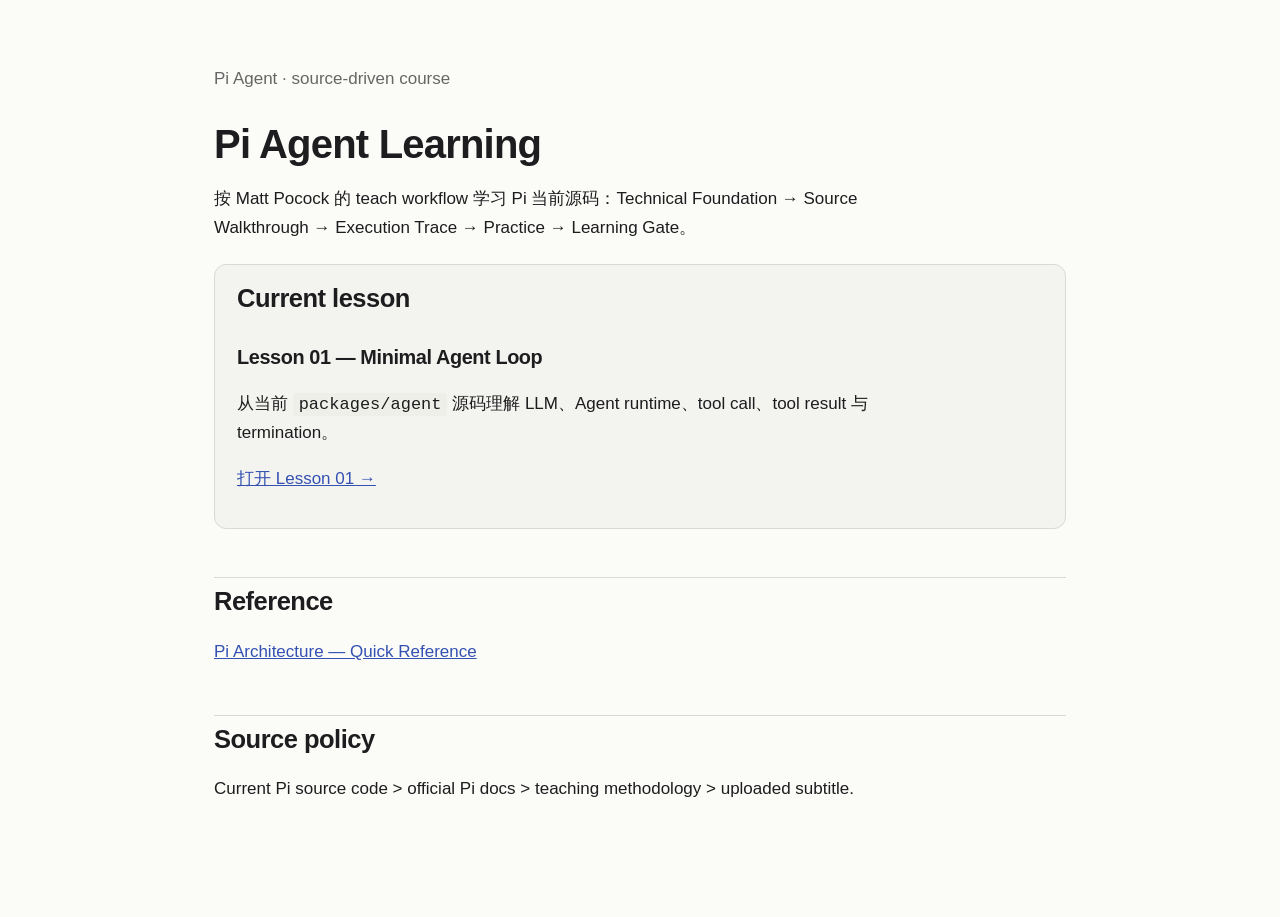
<file: index.html>
<!doctype html>
<html lang="zh-CN">
<head>
  <meta charset="utf-8">
  <meta name="viewport" content="width=device-width, initial-scale=1">
  <title>Pi Agent Learning</title>
  <link rel="stylesheet" href="./assets/styles.css">
</head>
<body>
  <p class="muted">Pi Agent · source-driven course</p>
  <h1>Pi Agent Learning</h1>
  <p>按 Matt Pocock 的 teach workflow 学习 Pi 当前源码：Technical Foundation → Source Walkthrough → Execution Trace → Practice → Learning Gate。</p>

  <div class="card">
    <h2 style="border:0;margin-top:0;padding-top:0">Current lesson</h2>
    <h3>Lesson 01 — Minimal Agent Loop</h3>
    <p>从当前 <code>packages/agent</code> 源码理解 LLM、Agent runtime、tool call、tool result 与 termination。</p>
    <p><a href="./lessons/0001-minimal-agent-loop.html">打开 Lesson 01 →</a></p>
  </div>

  <h2>Reference</h2>
  <p><a href="./reference/pi-architecture.html">Pi Architecture — Quick Reference</a></p>

  <h2>Source policy</h2>
  <p>Current Pi source code &gt; official Pi docs &gt; teaching methodology &gt; uploaded subtitle.</p>
</body>
</html>
</file>
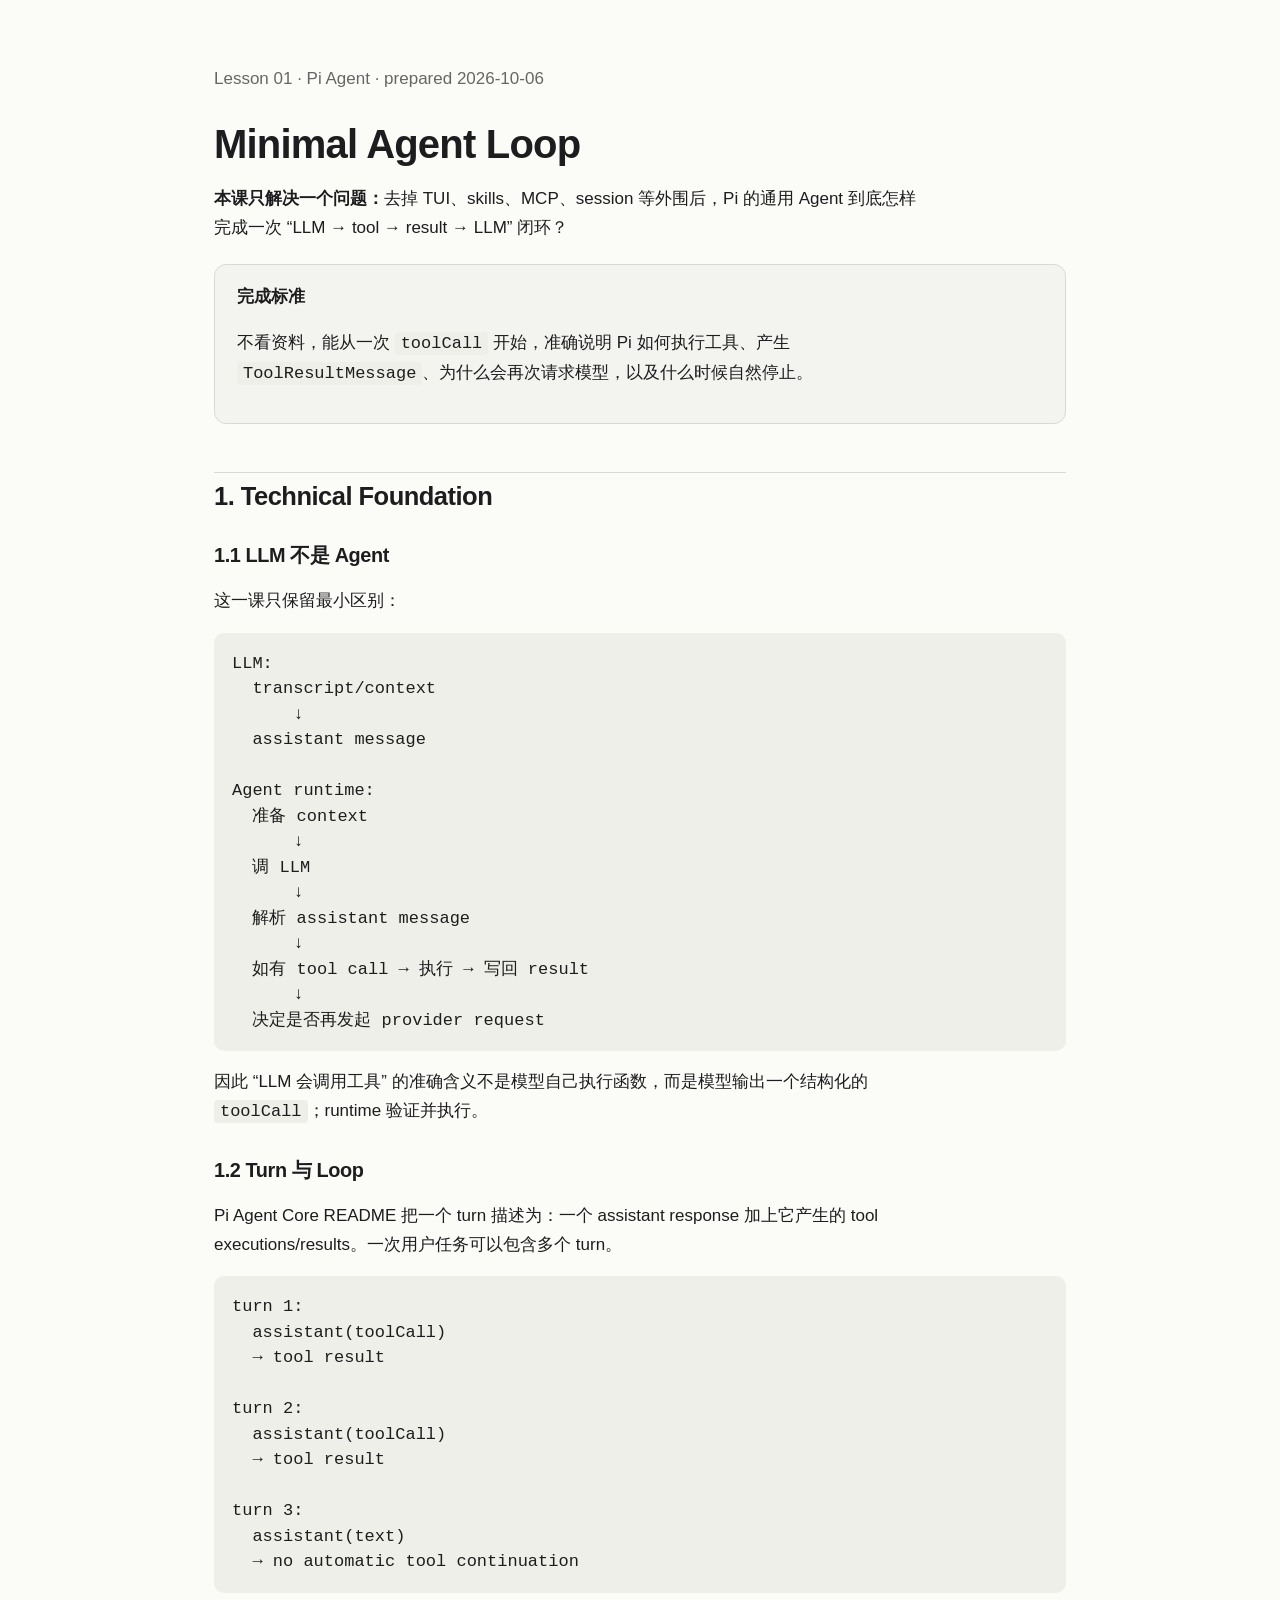
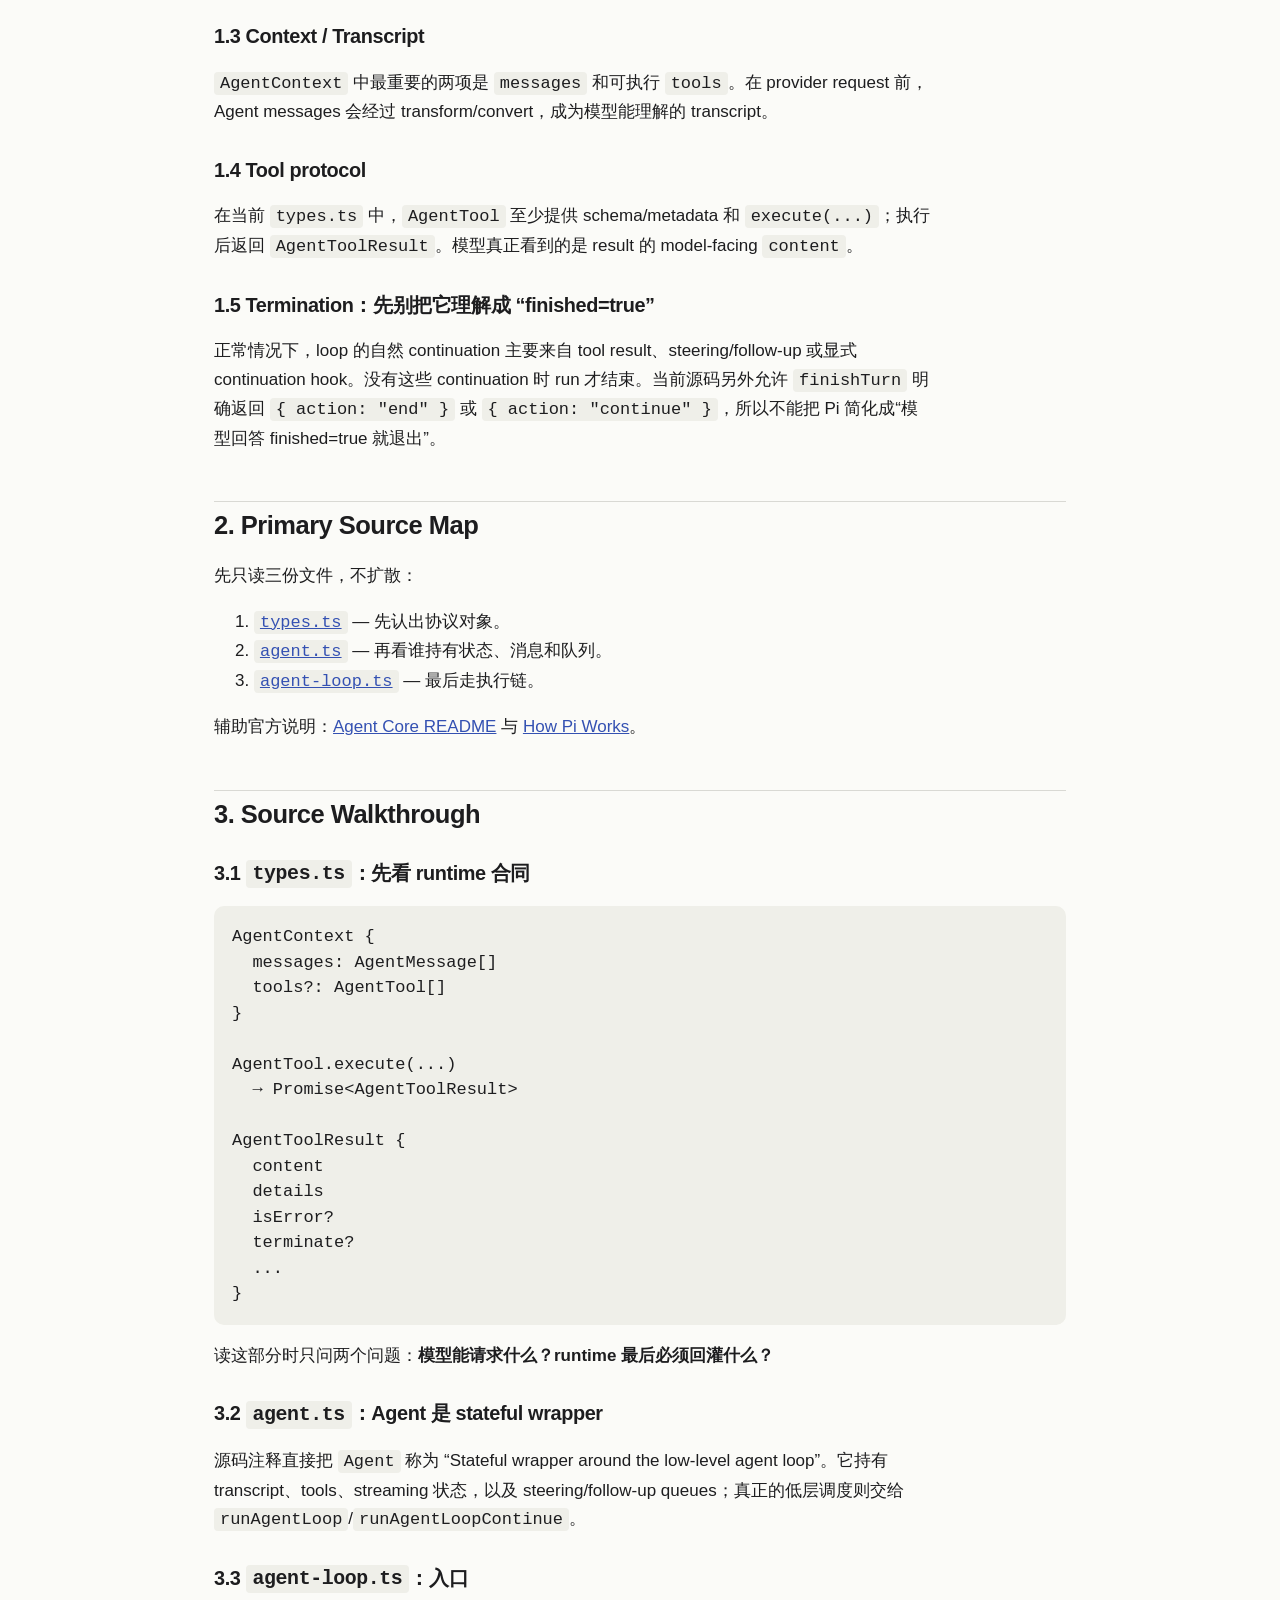
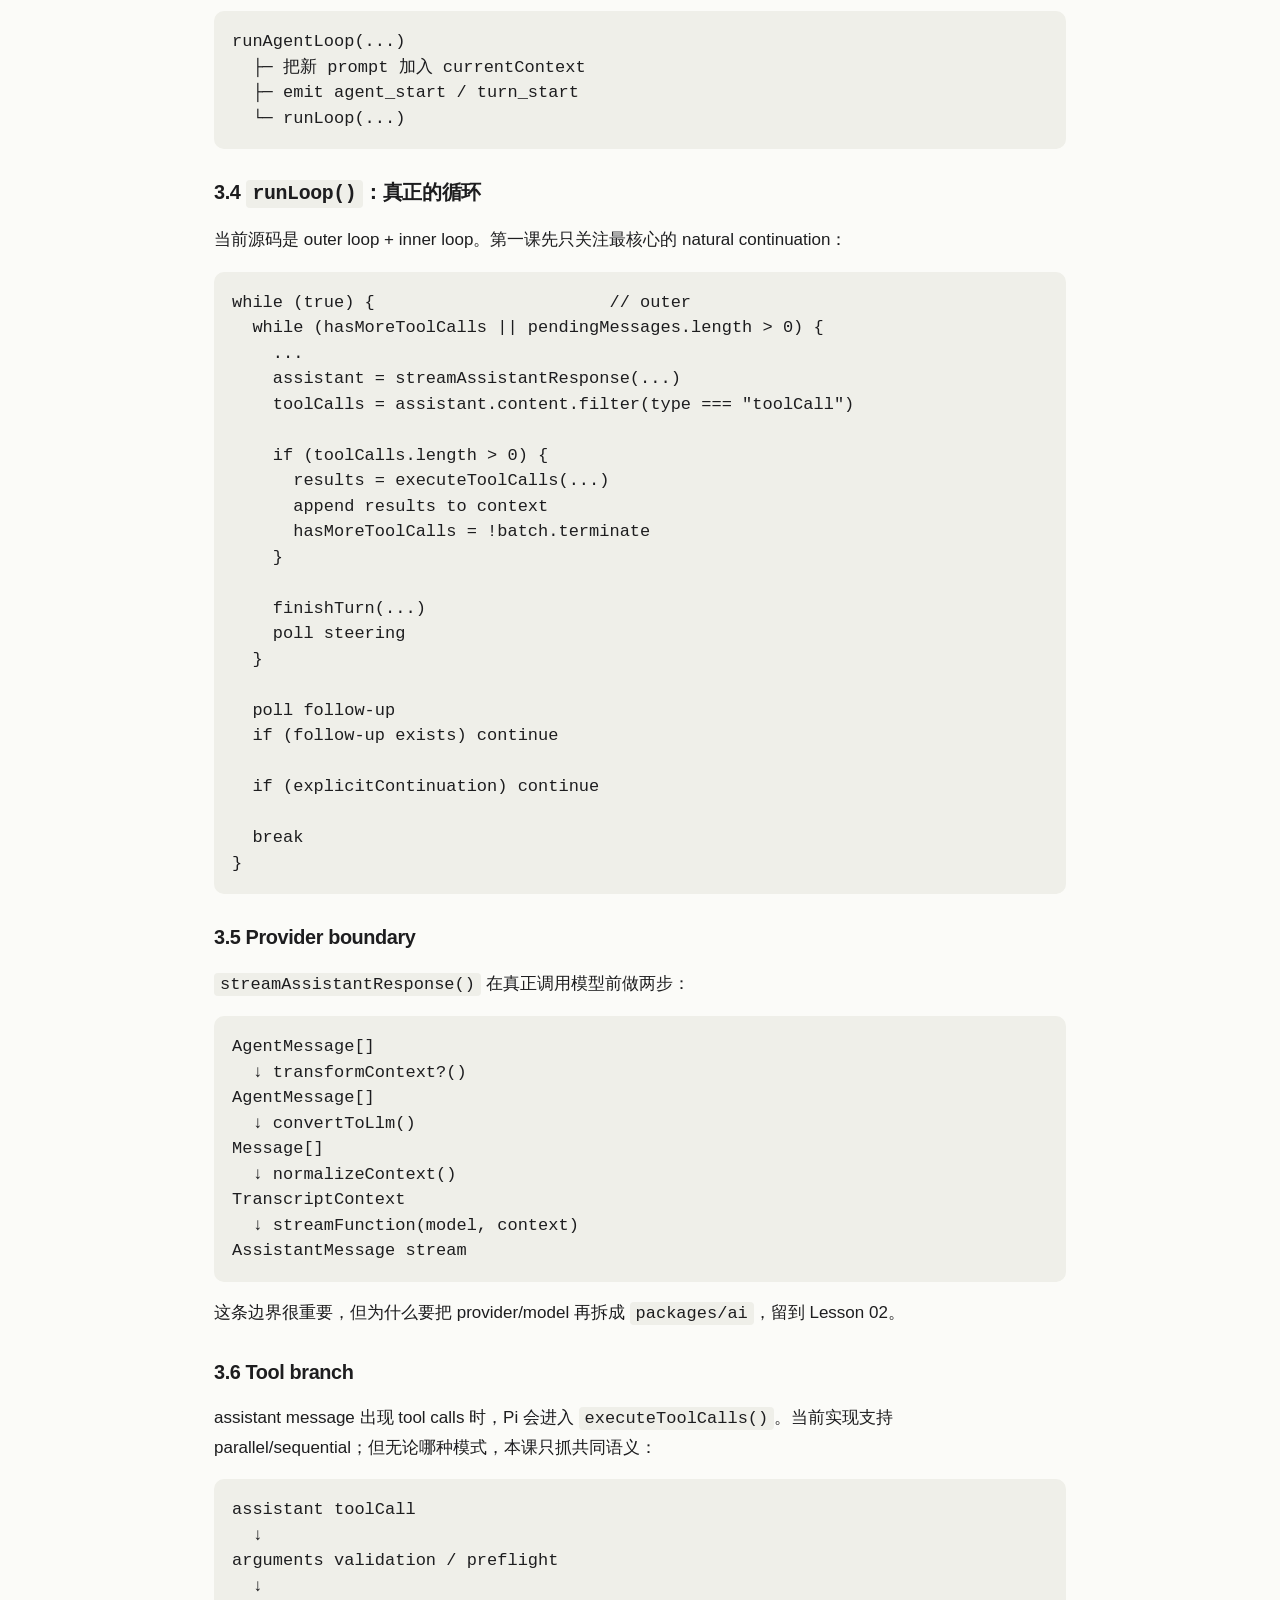
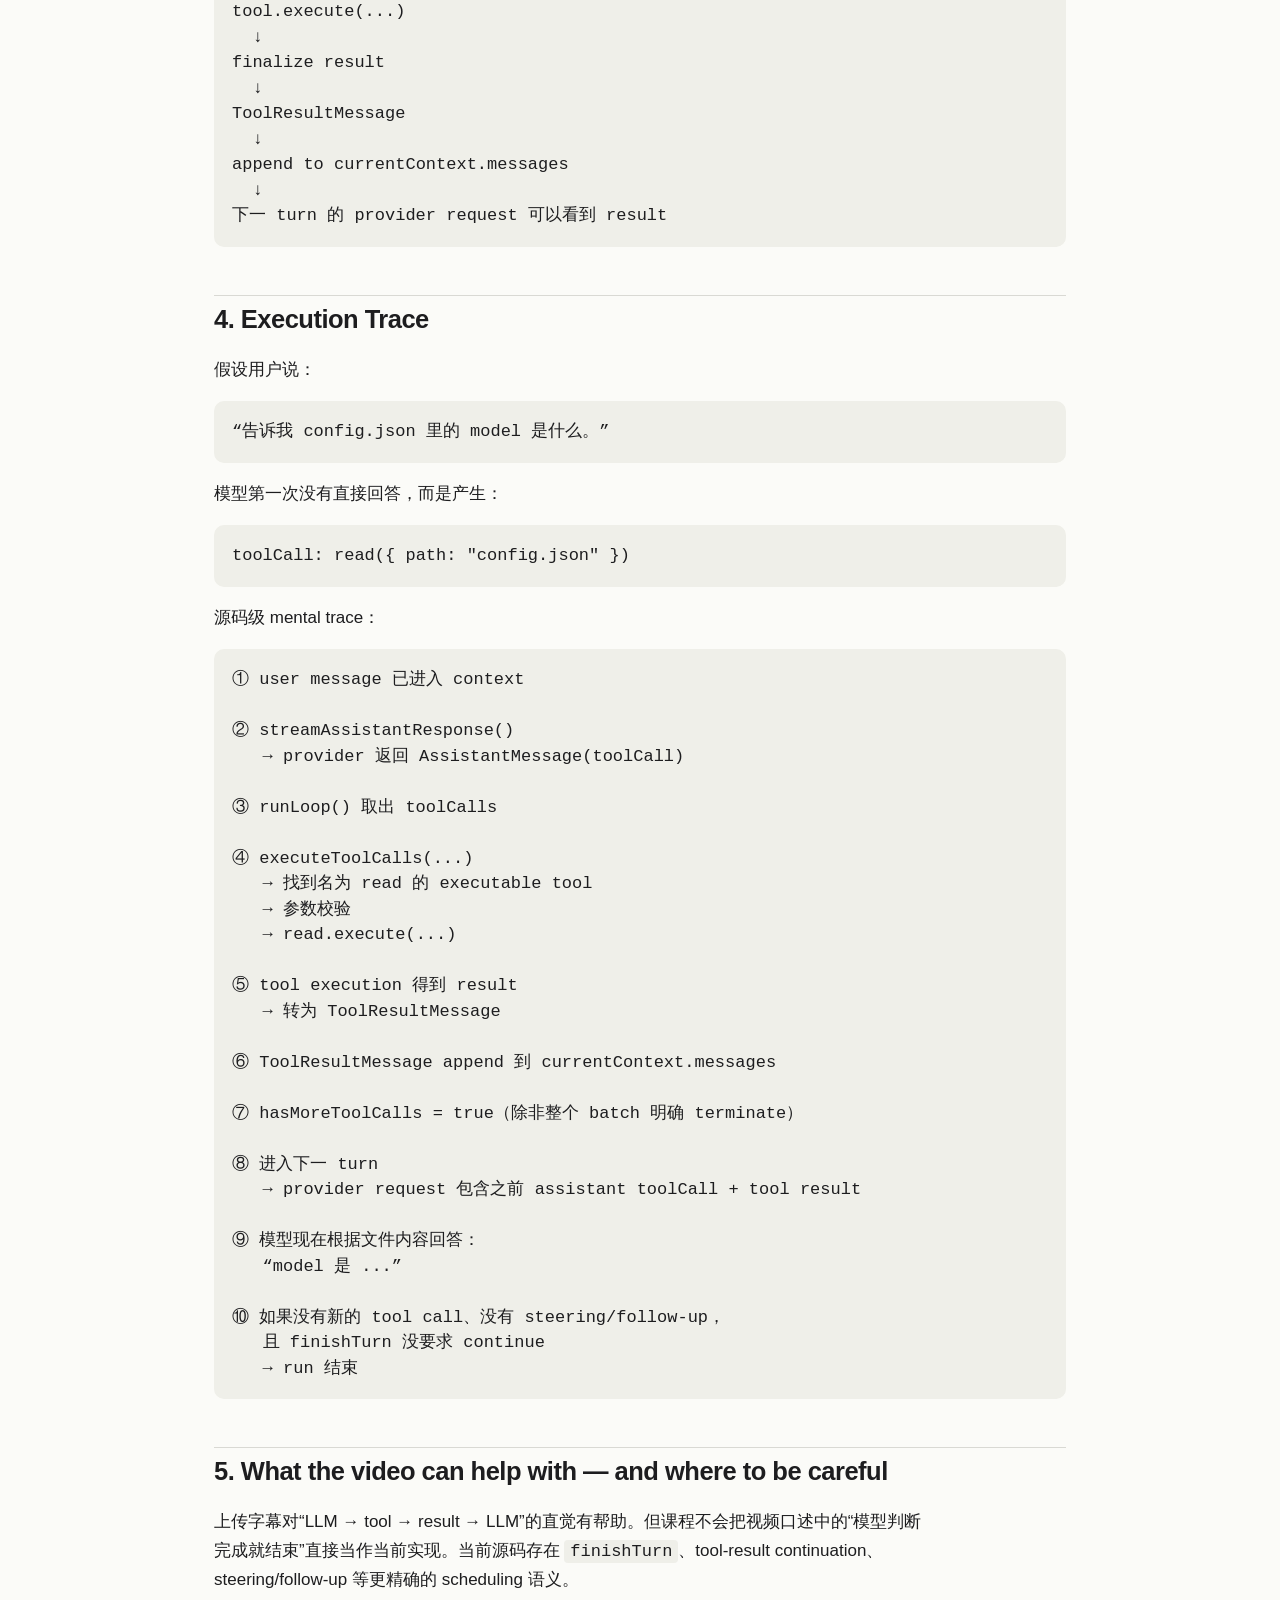
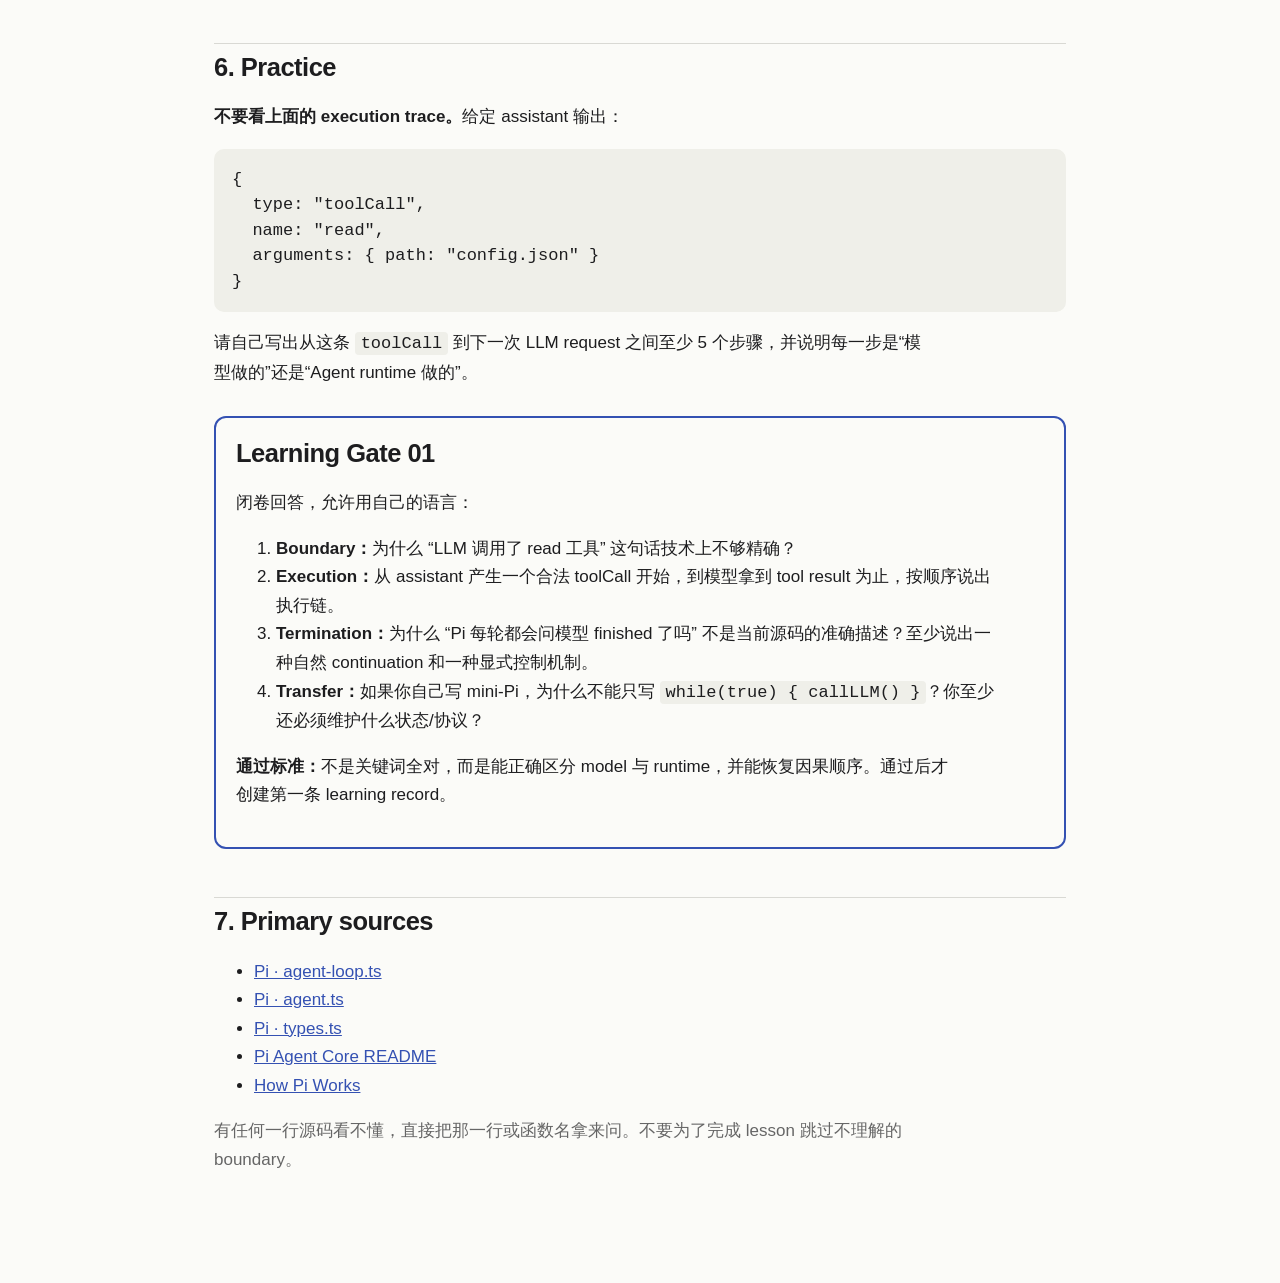
<file: lessons/0001-minimal-agent-loop.html>
<!doctype html>
<html lang="zh-CN">
<head>
  <meta charset="utf-8">
  <meta name="viewport" content="width=device-width, initial-scale=1">
  <title>Lesson 01 — Minimal Agent Loop</title>
  <link rel="stylesheet" href="../assets/styles.css">
</head>
<body>
  <p class="muted">Lesson 01 · Pi Agent · prepared 2026-10-06</p>
  <h1>Minimal Agent Loop</h1>
  <p><strong>本课只解决一个问题：</strong>去掉 TUI、skills、MCP、session 等外围后，Pi 的通用 Agent 到底怎样完成一次 “LLM → tool → result → LLM” 闭环？</p>

  <div class="card">
    <strong>完成标准</strong>
    <p>不看资料，能从一次 <code>toolCall</code> 开始，准确说明 Pi 如何执行工具、产生 <code>ToolResultMessage</code>、为什么会再次请求模型，以及什么时候自然停止。</p>
  </div>

  <h2>1. Technical Foundation</h2>

  <h3>1.1 LLM 不是 Agent</h3>
  <p>这一课只保留最小区别：</p>
  <pre><code>LLM:
  transcript/context
      ↓
  assistant message

Agent runtime:
  准备 context
      ↓
  调 LLM
      ↓
  解析 assistant message
      ↓
  如有 tool call → 执行 → 写回 result
      ↓
  决定是否再发起 provider request</code></pre>
  <p>因此 “LLM 会调用工具” 的准确含义不是模型自己执行函数，而是模型输出一个结构化的 <code>toolCall</code>；runtime 验证并执行。</p>

  <h3>1.2 Turn 与 Loop</h3>
  <p>Pi Agent Core README 把一个 turn 描述为：一个 assistant response 加上它产生的 tool executions/results。一次用户任务可以包含多个 turn。</p>
  <pre><code>turn 1:
  assistant(toolCall)
  → tool result

turn 2:
  assistant(toolCall)
  → tool result

turn 3:
  assistant(text)
  → no automatic tool continuation</code></pre>

  <h3>1.3 Context / Transcript</h3>
  <p><code>AgentContext</code> 中最重要的两项是 <code>messages</code> 和可执行 <code>tools</code>。在 provider request 前，Agent messages 会经过 transform/convert，成为模型能理解的 transcript。</p>

  <h3>1.4 Tool protocol</h3>
  <p>在当前 <code>types.ts</code> 中，<code>AgentTool</code> 至少提供 schema/metadata 和 <code>execute(...)</code>；执行后返回 <code>AgentToolResult</code>。模型真正看到的是 result 的 model-facing <code>content</code>。</p>

  <h3>1.5 Termination：先别把它理解成 “finished=true”</h3>
  <p>正常情况下，loop 的自然 continuation 主要来自 tool result、steering/follow-up 或显式 continuation hook。没有这些 continuation 时 run 才结束。当前源码另外允许 <code>finishTurn</code> 明确返回 <code>{ action: "end" }</code> 或 <code>{ action: "continue" }</code>，所以不能把 Pi 简化成“模型回答 finished=true 就退出”。</p>

  <h2>2. Primary Source Map</h2>
  <p>先只读三份文件，不扩散：</p>
  <ol>
    <li><a href="https://github.com/earendil-works/pi/blob/main/packages/agent/src/types.ts"><code>types.ts</code></a> — 先认出协议对象。</li>
    <li><a href="https://github.com/earendil-works/pi/blob/main/packages/agent/src/agent.ts"><code>agent.ts</code></a> — 再看谁持有状态、消息和队列。</li>
    <li><a href="https://github.com/earendil-works/pi/blob/main/packages/agent/src/agent-loop.ts"><code>agent-loop.ts</code></a> — 最后走执行链。</li>
  </ol>
  <p>辅助官方说明：<a href="https://github.com/earendil-works/pi/blob/main/packages/agent/README.md">Agent Core README</a> 与 <a href="https://github.com/earendil-works/pi/blob/main/packages/coding-agent/docs/how-pi-works.md">How Pi Works</a>。</p>

  <h2>3. Source Walkthrough</h2>

  <h3>3.1 <code>types.ts</code>：先看 runtime 合同</h3>
  <pre><code>AgentContext {
  messages: AgentMessage[]
  tools?: AgentTool[]
}

AgentTool.execute(...)
  → Promise&lt;AgentToolResult&gt;

AgentToolResult {
  content
  details
  isError?
  terminate?
  ...
}</code></pre>
  <p>读这部分时只问两个问题：<strong>模型能请求什么？runtime 最后必须回灌什么？</strong></p>

  <h3>3.2 <code>agent.ts</code>：Agent 是 stateful wrapper</h3>
  <p>源码注释直接把 <code>Agent</code> 称为 “Stateful wrapper around the low-level agent loop”。它持有 transcript、tools、streaming 状态，以及 steering/follow-up queues；真正的低层调度则交给 <code>runAgentLoop</code>/<code>runAgentLoopContinue</code>。</p>

  <h3>3.3 <code>agent-loop.ts</code>：入口</h3>
  <pre><code>runAgentLoop(...)
  ├─ 把新 prompt 加入 currentContext
  ├─ emit agent_start / turn_start
  └─ runLoop(...)</code></pre>

  <h3>3.4 <code>runLoop()</code>：真正的循环</h3>
  <p>当前源码是 outer loop + inner loop。第一课先只关注最核心的 natural continuation：</p>
  <pre><code>while (true) {                       // outer
  while (hasMoreToolCalls || pendingMessages.length &gt; 0) {
    ...
    assistant = streamAssistantResponse(...)
    toolCalls = assistant.content.filter(type === "toolCall")

    if (toolCalls.length &gt; 0) {
      results = executeToolCalls(...)
      append results to context
      hasMoreToolCalls = !batch.terminate
    }

    finishTurn(...)
    poll steering
  }

  poll follow-up
  if (follow-up exists) continue

  if (explicitContinuation) continue

  break
}</code></pre>

  <h3>3.5 Provider boundary</h3>
  <p><code>streamAssistantResponse()</code> 在真正调用模型前做两步：</p>
  <pre><code>AgentMessage[]
  ↓ transformContext?()
AgentMessage[]
  ↓ convertToLlm()
Message[]
  ↓ normalizeContext()
TranscriptContext
  ↓ streamFunction(model, context)
AssistantMessage stream</code></pre>
  <p>这条边界很重要，但为什么要把 provider/model 再拆成 <code>packages/ai</code>，留到 Lesson 02。</p>

  <h3>3.6 Tool branch</h3>
  <p>assistant message 出现 tool calls 时，Pi 会进入 <code>executeToolCalls()</code>。当前实现支持 parallel/sequential；但无论哪种模式，本课只抓共同语义：</p>
  <pre><code>assistant toolCall
  ↓
arguments validation / preflight
  ↓
tool.execute(...)
  ↓
finalize result
  ↓
ToolResultMessage
  ↓
append to currentContext.messages
  ↓
下一 turn 的 provider request 可以看到 result</code></pre>

  <h2>4. Execution Trace</h2>
  <p>假设用户说：</p>
  <pre><code>“告诉我 config.json 里的 model 是什么。”</code></pre>
  <p>模型第一次没有直接回答，而是产生：</p>
  <pre><code>toolCall: read({ path: "config.json" })</code></pre>

  <p>源码级 mental trace：</p>
  <pre><code>① user message 已进入 context

② streamAssistantResponse()
   → provider 返回 AssistantMessage(toolCall)

③ runLoop() 取出 toolCalls

④ executeToolCalls(...)
   → 找到名为 read 的 executable tool
   → 参数校验
   → read.execute(...)

⑤ tool execution 得到 result
   → 转为 ToolResultMessage

⑥ ToolResultMessage append 到 currentContext.messages

⑦ hasMoreToolCalls = true（除非整个 batch 明确 terminate）

⑧ 进入下一 turn
   → provider request 包含之前 assistant toolCall + tool result

⑨ 模型现在根据文件内容回答：
   “model 是 ...”

⑩ 如果没有新的 tool call、没有 steering/follow-up，
   且 finishTurn 没要求 continue
   → run 结束</code></pre>

  <h2>5. What the video can help with — and where to be careful</h2>
  <p>上传字幕对“LLM → tool → result → LLM”的直觉有帮助。但课程不会把视频口述中的“模型判断完成就结束”直接当作当前实现。当前源码存在 <code>finishTurn</code>、tool-result continuation、steering/follow-up 等更精确的 scheduling 语义。</p>

  <h2>6. Practice</h2>
  <p><strong>不要看上面的 execution trace。</strong>给定 assistant 输出：</p>
  <pre><code>{
  type: "toolCall",
  name: "read",
  arguments: { path: "config.json" }
}</code></pre>
  <p>请自己写出从这条 <code>toolCall</code> 到下一次 LLM request 之间至少 5 个步骤，并说明每一步是“模型做的”还是“Agent runtime 做的”。</p>

  <div class="gate">
    <h2 style="border:0;margin-top:0;padding-top:0">Learning Gate 01</h2>
    <p>闭卷回答，允许用自己的语言：</p>
    <ol>
      <li><strong>Boundary：</strong>为什么 “LLM 调用了 read 工具” 这句话技术上不够精确？</li>
      <li><strong>Execution：</strong>从 assistant 产生一个合法 toolCall 开始，到模型拿到 tool result 为止，按顺序说出执行链。</li>
      <li><strong>Termination：</strong>为什么 “Pi 每轮都会问模型 finished 了吗” 不是当前源码的准确描述？至少说出一种自然 continuation 和一种显式控制机制。</li>
      <li><strong>Transfer：</strong>如果你自己写 mini-Pi，为什么不能只写 <code>while(true) { callLLM() }</code>？你至少还必须维护什么状态/协议？</li>
    </ol>
    <p><strong>通过标准：</strong>不是关键词全对，而是能正确区分 model 与 runtime，并能恢复因果顺序。通过后才创建第一条 learning record。</p>
  </div>

  <h2>7. Primary sources</h2>
  <ul>
    <li><a href="https://github.com/earendil-works/pi/blob/main/packages/agent/src/agent-loop.ts">Pi · agent-loop.ts</a></li>
    <li><a href="https://github.com/earendil-works/pi/blob/main/packages/agent/src/agent.ts">Pi · agent.ts</a></li>
    <li><a href="https://github.com/earendil-works/pi/blob/main/packages/agent/src/types.ts">Pi · types.ts</a></li>
    <li><a href="https://github.com/earendil-works/pi/blob/main/packages/agent/README.md">Pi Agent Core README</a></li>
    <li><a href="https://github.com/earendil-works/pi/blob/main/packages/coding-agent/docs/how-pi-works.md">How Pi Works</a></li>
  </ul>

  <p class="muted">有任何一行源码看不懂，直接把那一行或函数名拿来问。不要为了完成 lesson 跳过不理解的 boundary。</p>
</body>
</html>
</file>
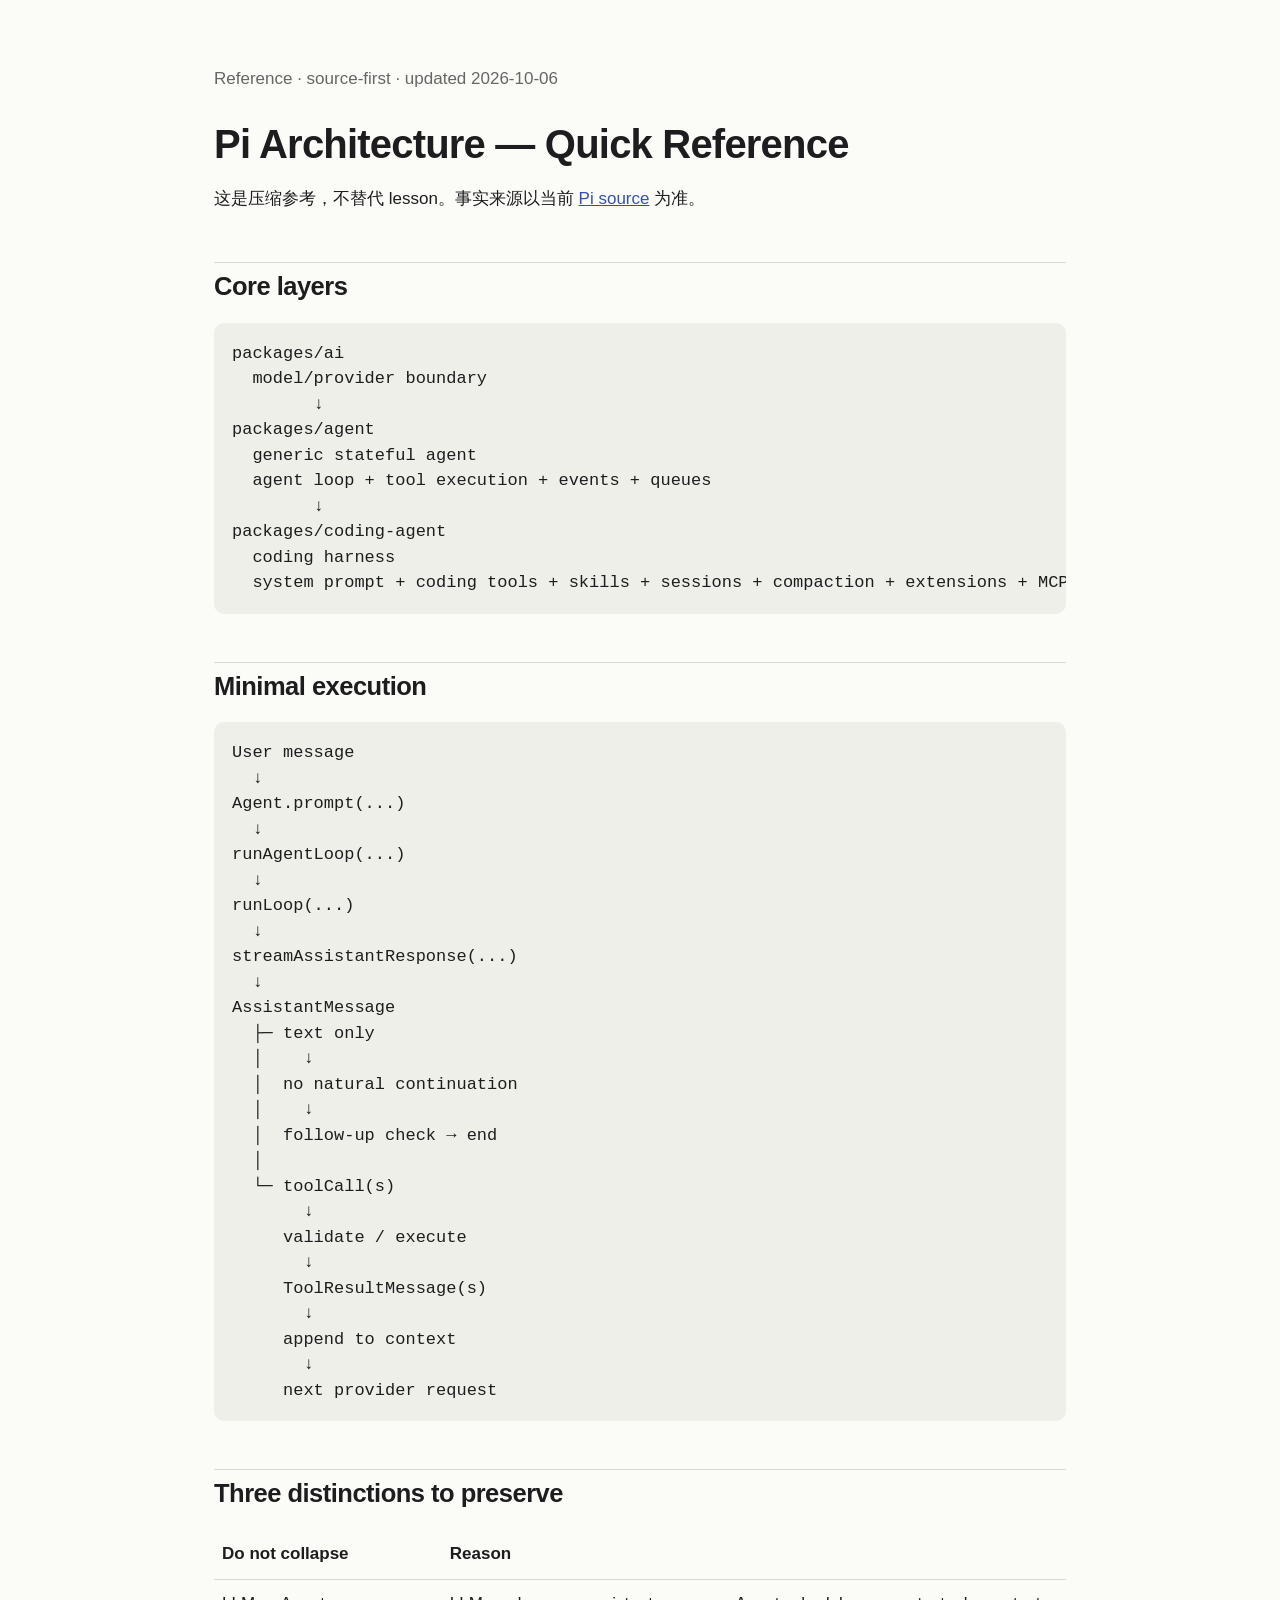
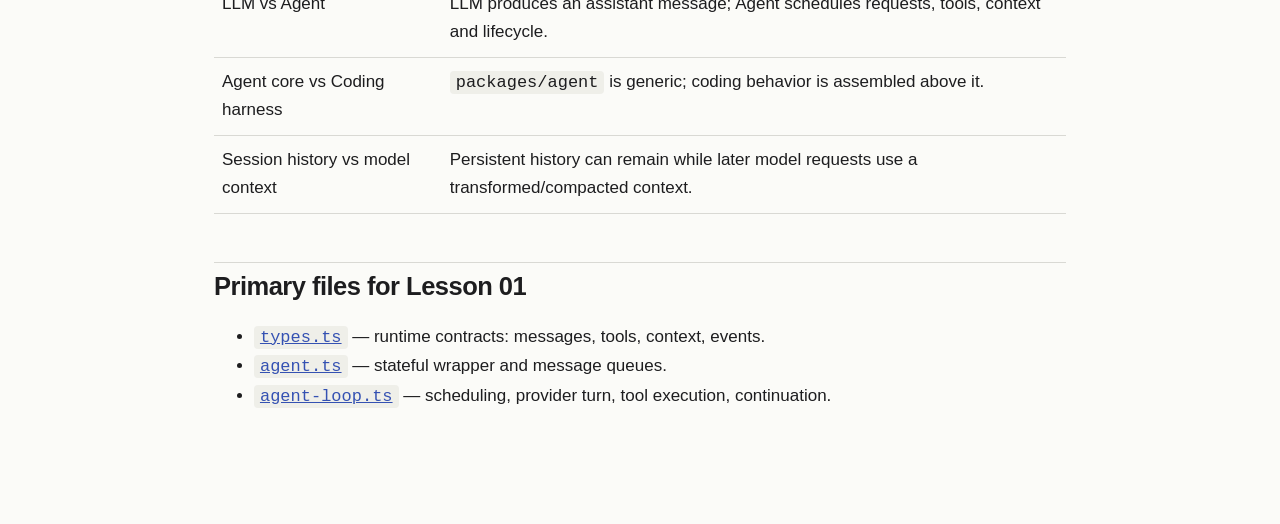
<file: reference/pi-architecture.html>
<!doctype html>
<html lang="zh-CN">
<head>
  <meta charset="utf-8">
  <meta name="viewport" content="width=device-width, initial-scale=1">
  <title>Pi Architecture Reference</title>
  <link rel="stylesheet" href="../assets/styles.css">
</head>
<body>
  <p class="muted">Reference · source-first · updated 2026-10-06</p>
  <h1>Pi Architecture — Quick Reference</h1>
  <p>这是压缩参考，不替代 lesson。事实来源以当前 <a href="https://github.com/earendil-works/pi">Pi source</a> 为准。</p>

  <h2>Core layers</h2>
  <pre><code>packages/ai
  model/provider boundary
        ↓
packages/agent
  generic stateful agent
  agent loop + tool execution + events + queues
        ↓
packages/coding-agent
  coding harness
  system prompt + coding tools + skills + sessions + compaction + extensions + MCP</code></pre>

  <h2>Minimal execution</h2>
  <pre><code>User message
  ↓
Agent.prompt(...)
  ↓
runAgentLoop(...)
  ↓
runLoop(...)
  ↓
streamAssistantResponse(...)
  ↓
AssistantMessage
  ├─ text only
  │    ↓
  │  no natural continuation
  │    ↓
  │  follow-up check → end
  │
  └─ toolCall(s)
       ↓
     validate / execute
       ↓
     ToolResultMessage(s)
       ↓
     append to context
       ↓
     next provider request</code></pre>

  <h2>Three distinctions to preserve</h2>
  <table>
    <tr><th>Do not collapse</th><th>Reason</th></tr>
    <tr><td>LLM vs Agent</td><td>LLM produces an assistant message; Agent schedules requests, tools, context and lifecycle.</td></tr>
    <tr><td>Agent core vs Coding harness</td><td><code>packages/agent</code> is generic; coding behavior is assembled above it.</td></tr>
    <tr><td>Session history vs model context</td><td>Persistent history can remain while later model requests use a transformed/compacted context.</td></tr>
  </table>

  <h2>Primary files for Lesson 01</h2>
  <ul>
    <li><a href="https://github.com/earendil-works/pi/blob/main/packages/agent/src/types.ts"><code>types.ts</code></a> — runtime contracts: messages, tools, context, events.</li>
    <li><a href="https://github.com/earendil-works/pi/blob/main/packages/agent/src/agent.ts"><code>agent.ts</code></a> — stateful wrapper and message queues.</li>
    <li><a href="https://github.com/earendil-works/pi/blob/main/packages/agent/src/agent-loop.ts"><code>agent-loop.ts</code></a> — scheduling, provider turn, tool execution, continuation.</li>
  </ul>
</body>
</html>
</file>
<file: assets/styles.css>
:root {
  color-scheme: light dark;
  --bg: #fbfbf8;
  --fg: #1d1d1f;
  --muted: #666;
  --line: #d9d9d4;
  --card: #f3f3ef;
  --code: #efefe9;
  --accent: #3451b2;
}
@media (prefers-color-scheme: dark) {
  :root {
    --bg: #171717;
    --fg: #f1f1ef;
    --muted: #aaa;
    --line: #393939;
    --card: #202020;
    --code: #252525;
    --accent: #9eb1ff;
  }
}
* { box-sizing: border-box; }
body {
  margin: 0 auto;
  max-width: 900px;
  padding: 48px 24px 96px;
  background: var(--bg);
  color: var(--fg);
  font: 17px/1.68 ui-sans-serif, -apple-system, BlinkMacSystemFont, "Segoe UI", sans-serif;
}
h1, h2, h3 { line-height: 1.2; letter-spacing: -0.02em; }
h1 { font-size: 2.5rem; margin-bottom: .35rem; }
h2 { margin-top: 3rem; padding-top: .5rem; border-top: 1px solid var(--line); }
h3 { margin-top: 2rem; }
p, li { max-width: 76ch; }
.muted { color: var(--muted); }
.card {
  padding: 18px 22px;
  margin: 22px 0;
  background: var(--card);
  border: 1px solid var(--line);
  border-radius: 12px;
}
code { background: var(--code); padding: .12em .35em; border-radius: 4px; }
pre {
  overflow-x: auto;
  background: var(--code);
  padding: 18px;
  border-radius: 10px;
  line-height: 1.5;
}
pre code { padding: 0; background: transparent; }
a { color: var(--accent); }
blockquote {
  margin-left: 0;
  padding-left: 18px;
  border-left: 3px solid var(--line);
  color: var(--muted);
}
.gate {
  border: 2px solid var(--accent);
  border-radius: 12px;
  padding: 20px;
  margin-top: 28px;
}
table { border-collapse: collapse; width: 100%; }
th, td { text-align: left; border-bottom: 1px solid var(--line); padding: 10px 8px; vertical-align: top; }
</file>
